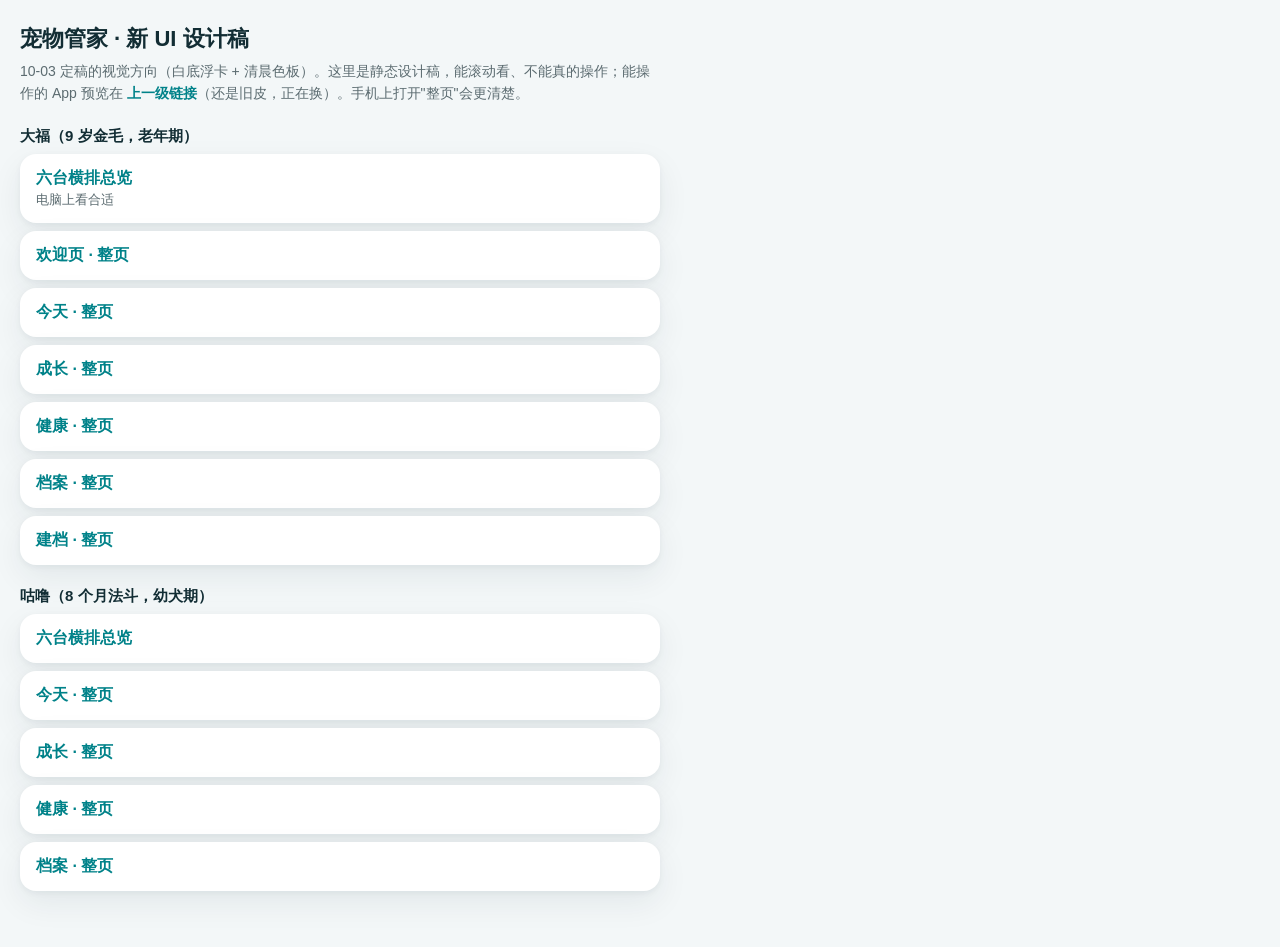
<file: design/index.html>
<!doctype html><html lang="zh-CN"><head><meta charset="utf-8"><meta name="viewport" content="width=device-width,initial-scale=1"><title>宠物管家 · 新 UI 设计稿</title>
<style>body{margin:0;padding:24px 20px 48px;background:#F3F7F8;color:#122D34;font-family:-apple-system,"PingFang SC","Noto Sans SC",sans-serif;max-width:640px}
h1{font-size:22px;margin:0 0 6px}p{color:#5B6B70;font-size:14px;line-height:1.6;margin:0 0 18px}h2{font-size:15px;margin:22px 0 8px}
a{display:block;background:#fff;border-radius:16px;padding:14px 16px;margin:8px 0;color:#008289;text-decoration:none;font-weight:600;box-shadow:0 2px 6px rgba(18,45,52,.05),0 12px 32px rgba(18,45,52,.07)}
small{display:block;color:#5B6B70;font-weight:400;margin-top:2px}</style></head><body>
<h1>宠物管家 · 新 UI 设计稿</h1>
<p>10-03 定稿的视觉方向（白底浮卡 + 清晨色板）。这里是静态设计稿，能滚动看、不能真的操作；能操作的 App 预览在 <a href="../" style="display:inline;padding:0;box-shadow:none;background:none">上一级链接</a>（还是旧皮，正在换）。手机上打开"整页"会更清楚。</p>
<h2>大福（9 岁金毛，老年期）</h2>
<a href="dafu.html">六台横排总览<small>电脑上看合适</small></a>
<a href="dafu.html?screen=welcome&full=1">欢迎页 · 整页</a>
<a href="dafu.html?screen=today&full=1">今天 · 整页</a>
<a href="dafu.html?screen=growth&full=1">成长 · 整页</a>
<a href="dafu.html?screen=health&full=1">健康 · 整页</a>
<a href="dafu.html?screen=profile&full=1">档案 · 整页</a>
<a href="dafu.html?screen=form&full=1">建档 · 整页</a>
<h2>咕噜（8 个月法斗，幼犬期）</h2>
<a href="gulu.html">六台横排总览</a>
<a href="gulu.html?screen=today&full=1">今天 · 整页</a>
<a href="gulu.html?screen=growth&full=1">成长 · 整页</a>
<a href="gulu.html?screen=health&full=1">健康 · 整页</a>
<a href="gulu.html?screen=profile&full=1">档案 · 整页</a>
</body></html>
</file>
